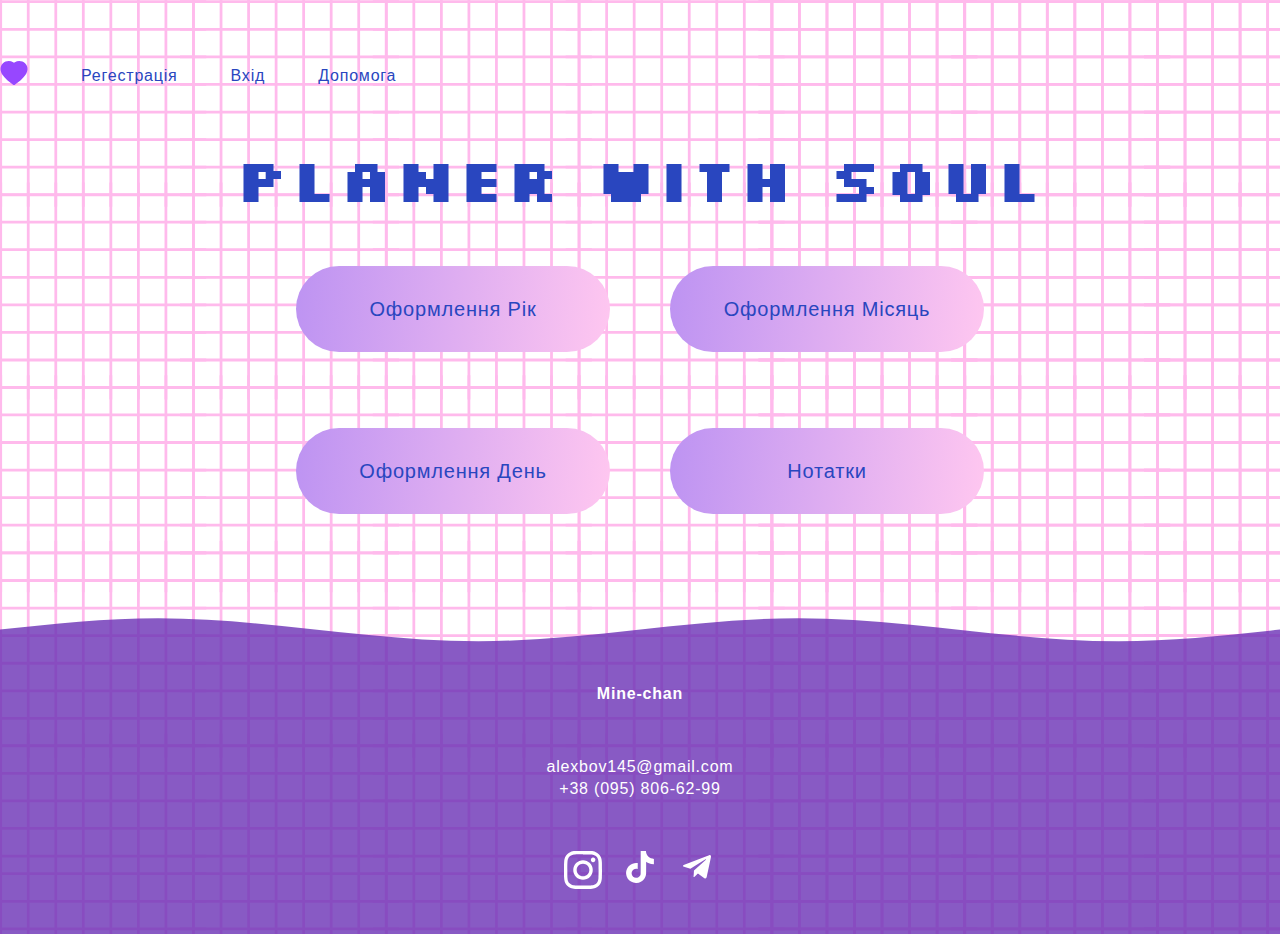
<file: index.html>
<!DOCTYPE html>
<html lang="ua">
<head>
  <meta charset="UTF-8">
  <meta http-equiv="X-UA-Compatible" content="IE=edge">
  <meta name="viewport" content="width=device-width, initial-scale=1.0">
  <link rel="stylesheet" href="css/home.css">
  <link rel="stylesheet" href="css/main.css">
  <link rel="preconnect" href="https://fonts.googleapis.com">
  <link rel="preconnect" href="https://fonts.gstatic.com" crossorigin>
  <link href="https://fonts.googleapis.com/css2? family=Nunito:wght@400;500;600;900&family=Silkscreen:wght@400;700&display=swap" rel="stylesheet">
  <link rel="shortcut icon" href="img/Planer-icon.svg" type="image/x-icon">
  <script src="js/main.js"></script>
  <title>Planer</title>
</head>
<body>
  <header class="header" id="header">
    <div class="container">
      <div class="menu-wrap">
        <a href="#" class="logo">
          <img src="img/Planer-icon.svg" alt="Planer-heart-icon">
        </a>
        <div class="menu">
          <a href="#" class="menutext">Регестрація</a>
          <a href="#" class="menutext">Вхід</a>
          <a href="#" class="menutext">Допомога</a>
        </div>
      </div>
      <div class="wrapper">
        <div class="hero-text">
          <h1>Planer with Soul</h1>
          <section class="features" id="features">
            <div class="container">
              <div class="features-container">
                <div class="feature">
                  <div class="feature-wrap">
                    <a href="year.html" class="button">Оформлення Рік</a>
                  </div>
                  <div class="feature-wrap">
                    <a href="month.html" class="button">Оформлення Місяць</a>
                  </div>
                </div>
                <div class="feature">
                  <div class="feature-wrap">
                    <a href="week.html" class="button">Оформлення День</a>
                  </div>
                  <div class="feature-wrap">
                    <a href="https://www.youtube.com/channel/UCXFebhIzJA50e2U7-RCAL4Q" class="button">Нотатки</a>        
                  </div>
                </div>
              </div>
            </div>
          </section>
        </div>
      </div>
    </div>
  </header>
  <footer class="footer" id="footer">
    <div class="container">
      <h4>Mine-chan</h4>
      <div class="credits">
        <p class="credits-text">alexbov145@gmail.com</p>
        <p class="credits-number">+38 (095) 806-62-99</p>
      </div>
      <div class="soc-media">
        <a href="https://www.instagram.com/minechan_fols?igshid/" class="soc-media">
          <img src="img/instagram.svg" alt="Instagram">
        </a>
        <a href="https://www.tiktok.com/@moonyfols4?_t=8Urjzw99xor&_r=1">
          <img src="img/tiktok.svg" alt="TikTok">
        </a>
        <a href="https://t.me/minesdaily">
          <img src="img/telegram.svg" alt="Telegram">
        </a>
      </div>
    </div>
  </footer>
</body>
</html>
</file>
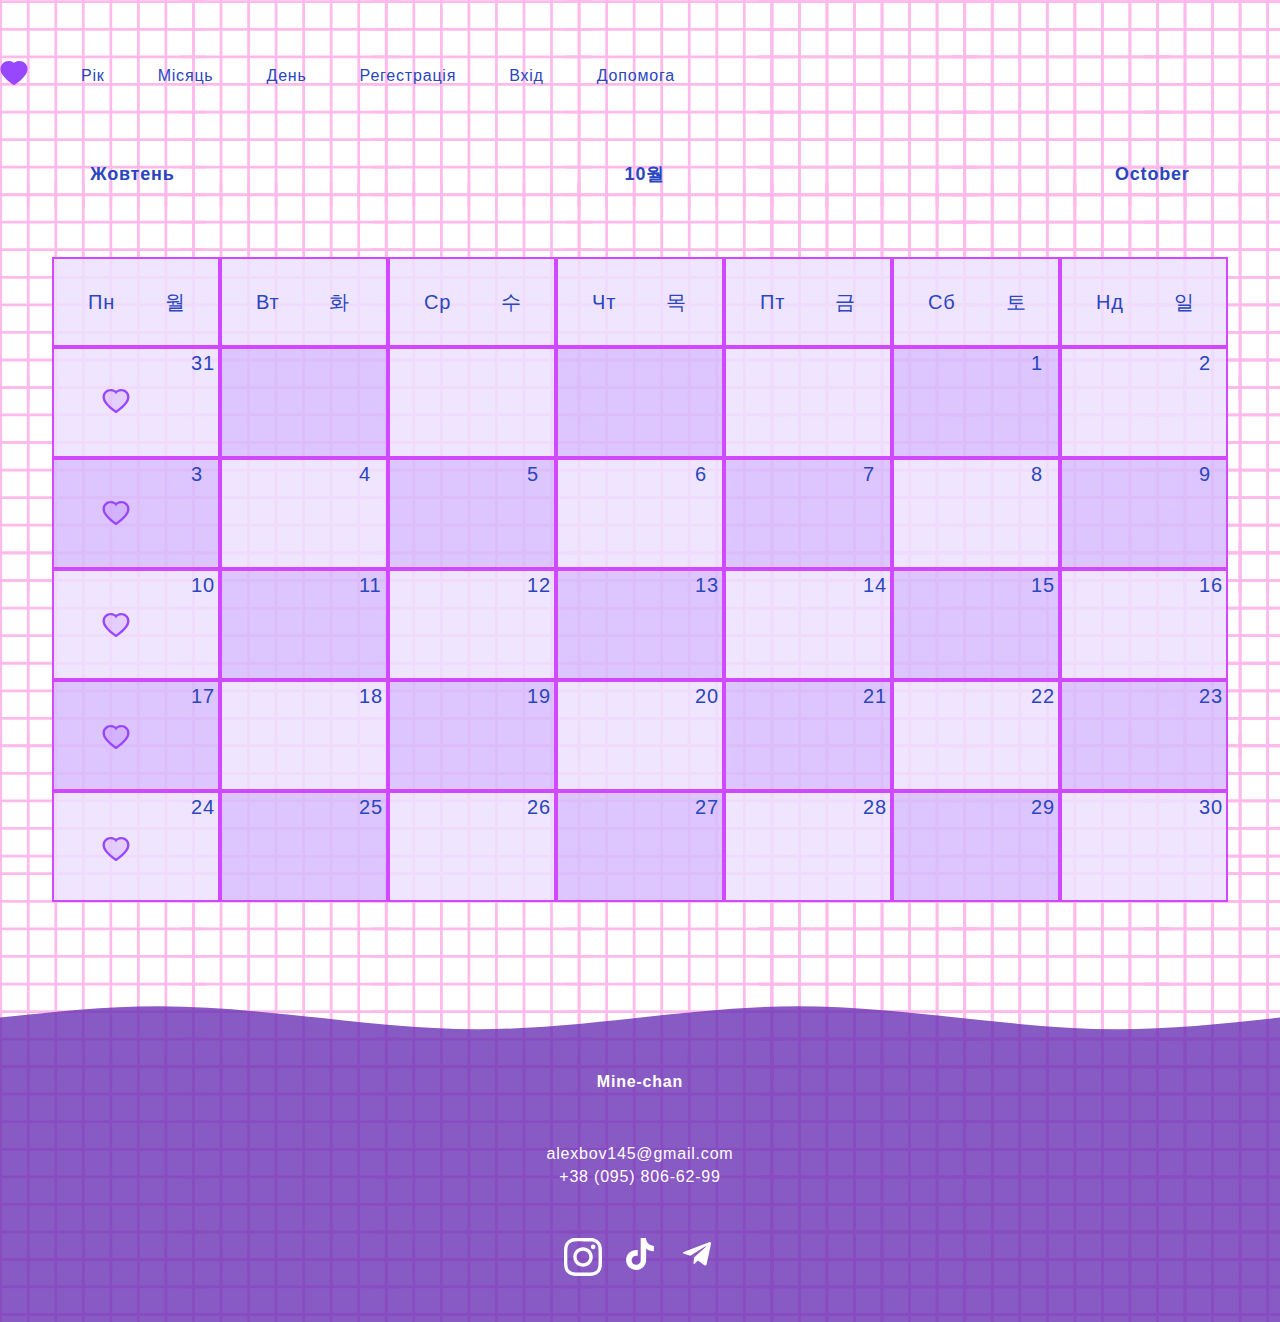
<file: month.html>
<!DOCTYPE html>
<html lang="ua">
<head>
  <meta charset="UTF-8">
  <meta http-equiv="X-UA-Compatible" content="IE=edge">
  <meta name="viewport" content="width=device-width, initial-scale=1.0">
  <link rel="stylesheet" href="css/month.css">
  <link rel="stylesheet" href="css/main.css">
  <link rel="preconnect" href="https://fonts.googleapis.com">
  <link rel="preconnect" href="https://fonts.gstatic.com" crossorigin>
  <link href="https://fonts.googleapis.com/css2? family=Nunito:wght@400;500;600;900&family=Silkscreen:wght@400;700&display=swap" rel="stylesheet">
  <link rel="shortcut icon" href="img/Planer-icon.svg" type="image/x-icon">
  <script src="js/main.js"></script>
  <title>Month</title>
</head>
<body>
  <div class="heart-point">
    <img src="img/heart-point.svg" class="full-point" alt="Heart-point">
    <img src="img/heart-point.svg" class="full-point" alt="Heart-point">
    <img src="img/heart-point.svg" class="full-point" alt="Heart-point">
    <img src="img/heart-point.svg" class="full-point" alt="Heart-point">
    <img src="img/heart-point.svg" class="full-point" alt="Heart-point">
  </div>
  <header class="header" id="header">
    <div class="container">
      <div class="menu-wrap">
        <a href="index.html" class="logo">
          <img src="img/Planer-icon.svg" alt="Planer-heart-icon">
        </a>
        <div class="menu">
          <a href="year.html" class="menutext">Рік</a>
          <a href="month.html" class="menutext">Місяць</a>
          <a href="week.html" class="menutext">День</a>
          <a href="#" class="menutext">Регестрація</a>
          <a href="#" class="menutext">Вхід</a>
          <a href="#" class="menutext">Допомога</a>
        </div>
      </div>
      <div class="wrapper">
        <div class="hero-text">
          <section class="features" id="features">
            <div class="container">
              <div class="features-container">
                <div class="month">
                  <div class="month-wrap">
                    <p class="monthtext">Жовтень</p>
                  </div>
                  <div class="month-wrap">
                    <p class="monthtext">10월</p>
                  </div>
                  <div class="month-wrap">
                    <p class="monthtext">October</p>
                  </div>
                </div>
                <div class="feature">
                  <div class="month-day1">
                    <p class="week-day">Пн</p>
                    <p class="week-day">월</p>
                  </div>
                  <div class="month-day1">
                    <p class="week-day">Вт</p>
                    <p class="week-day">화</p>       
                  </div>
                  <div class="month-day1">
                    <p class="week-day">Ср</p>
                    <p class="week-day">수</p>
                  </div>
                  <div class="month-day1">
                    <p class="week-day">Чт</p>
                    <p class="week-day">목</p>       
                  </div>
                  <div class="month-day1">
                    <p class="week-day">Пт</p>
                    <p class="week-day">금</p>
                  </div>
                  <div class="month-day1">
                    <p class="week-day">Сб</p>
                    <p class="week-day">토</p>       
                  </div>
                  <div class="month-day1">
                    <p class="week-day">Нд</p>
                    <p class="week-day">일</p>       
                  </div>
                </div>
                <div class="feature">
                  <div class="month-day2">
                    <p class="month-number">31</p>
                  </div>
                  <div class="month-day3">
                    <p class="month-number"></p>
                  </div>
                  <div class="month-day2">
                    <p class="month-number"></p>
                  </div>
                  <div class="month-day3">
                    <p class="month-number"></p>
                  </div>
                  <div class="month-day2">
                    <p class="month-number"></p>
                  </div>
                  <div class="month-day3">
                    <p class="month-number">1</p>
                  </div>
                  <div class="month-day2">
                    <p class="month-number">2</p>
                  </div>
                </div>
                <div class="feature">
                  <div class="month-day3">
                    <p class="month-number">3</p>
                  </div>
                  <div class="month-day2">
                    <p class="month-number">4</p>
                  </div>
                  <div class="month-day3">
                    <p class="month-number">5</p>
                  </div>
                  <div class="month-day2">
                    <p class="month-number">6</p>
                  </div>
                  <div class="month-day3">
                    <p class="month-number">7</p>
                  </div>
                  <div class="month-day2">
                    <p class="month-number">8</p>
                  </div>
                  <div class="month-day3">
                    <p class="month-number">9</p>
                  </div>
                </div>
                <div class="feature">
                  <div class="month-day2">
                    <p class="month-number">10</p>
                  </div>
                  <div class="month-day3">
                    <p class="month-number">11</p>
                  </div>
                  <div class="month-day2">
                    <p class="month-number">12</p>
                  </div>
                  <div class="month-day3">
                    <p class="month-number">13</p>
                  </div>
                  <div class="month-day2">
                    <p class="month-number">14</p>
                  </div>
                  <div class="month-day3">
                    <p class="month-number">15</p>
                  </div>
                  <div class="month-day2">
                    <p class="month-number">16</p>
                  </div>
                </div>
                <div class="feature">
                  <div class="month-day3">
                    <p class="month-number">17</p>
                  </div>
                  <div class="month-day2">
                    <p class="month-number">18</p>
                  </div>
                  <div class="month-day3">
                    <p class="month-number">19</p>
                  </div>
                  <div class="month-day2">
                    <p class="month-number">20</p>
                  </div>
                  <div class="month-day3">
                    <p class="month-number">21</p>
                  </div>
                  <div class="month-day2">
                    <p class="month-number">22</p>
                  </div>
                  <div class="month-day3">
                    <p class="month-number">23</p>
                  </div>
                </div>
                <div class="feature">
                  <div class="month-day2">
                    <p class="month-number">24</p>
                  </div>
                  <div class="month-day3">
                    <p class="month-number">25</p>
                  </div>
                  <div class="month-day2">
                    <p class="month-number">26</p>
                  </div>
                  <div class="month-day3">
                    <p class="month-number">27</p>
                  </div>
                  <div class="month-day2">
                    <p class="month-number">28</p>
                  </div>
                  <div class="month-day3">
                    <p class="month-number">29</p>
                  </div>
                  <div class="month-day2">
                    <p class="month-number">30</p>
                  </div>
                </div>
              </div>
            </div>
          </section>
        </div>
      </div>
    </div>
  </header>
  <footer class="footer" id="footer">
    <div class="container">
      <h4>Mine-chan</h4>
      <div class="credits">
        <p class="credits-text">alexbov145@gmail.com</p>
        <p class="credits-number">+38 (095) 806-62-99</p>
      </div>
      <div class="soc-media">
        <a href="https://www.instagram.com/minechan_fols?igshid/" class="soc-media">
          <img src="img/instagram.svg" alt="Instagram">
        </a>
        <a href="https://www.tiktok.com/@moonyfols4?_t=8Urjzw99xor&_r=1">
          <img src="img/tiktok.svg" alt="TikTok">
        </a>
        <a href="https://t.me/minesdaily">
          <img src="img/telegram.svg" alt="Telegram">
        </a>
      </div>
    </div>
  </footer>
</body>
</html>
</file>
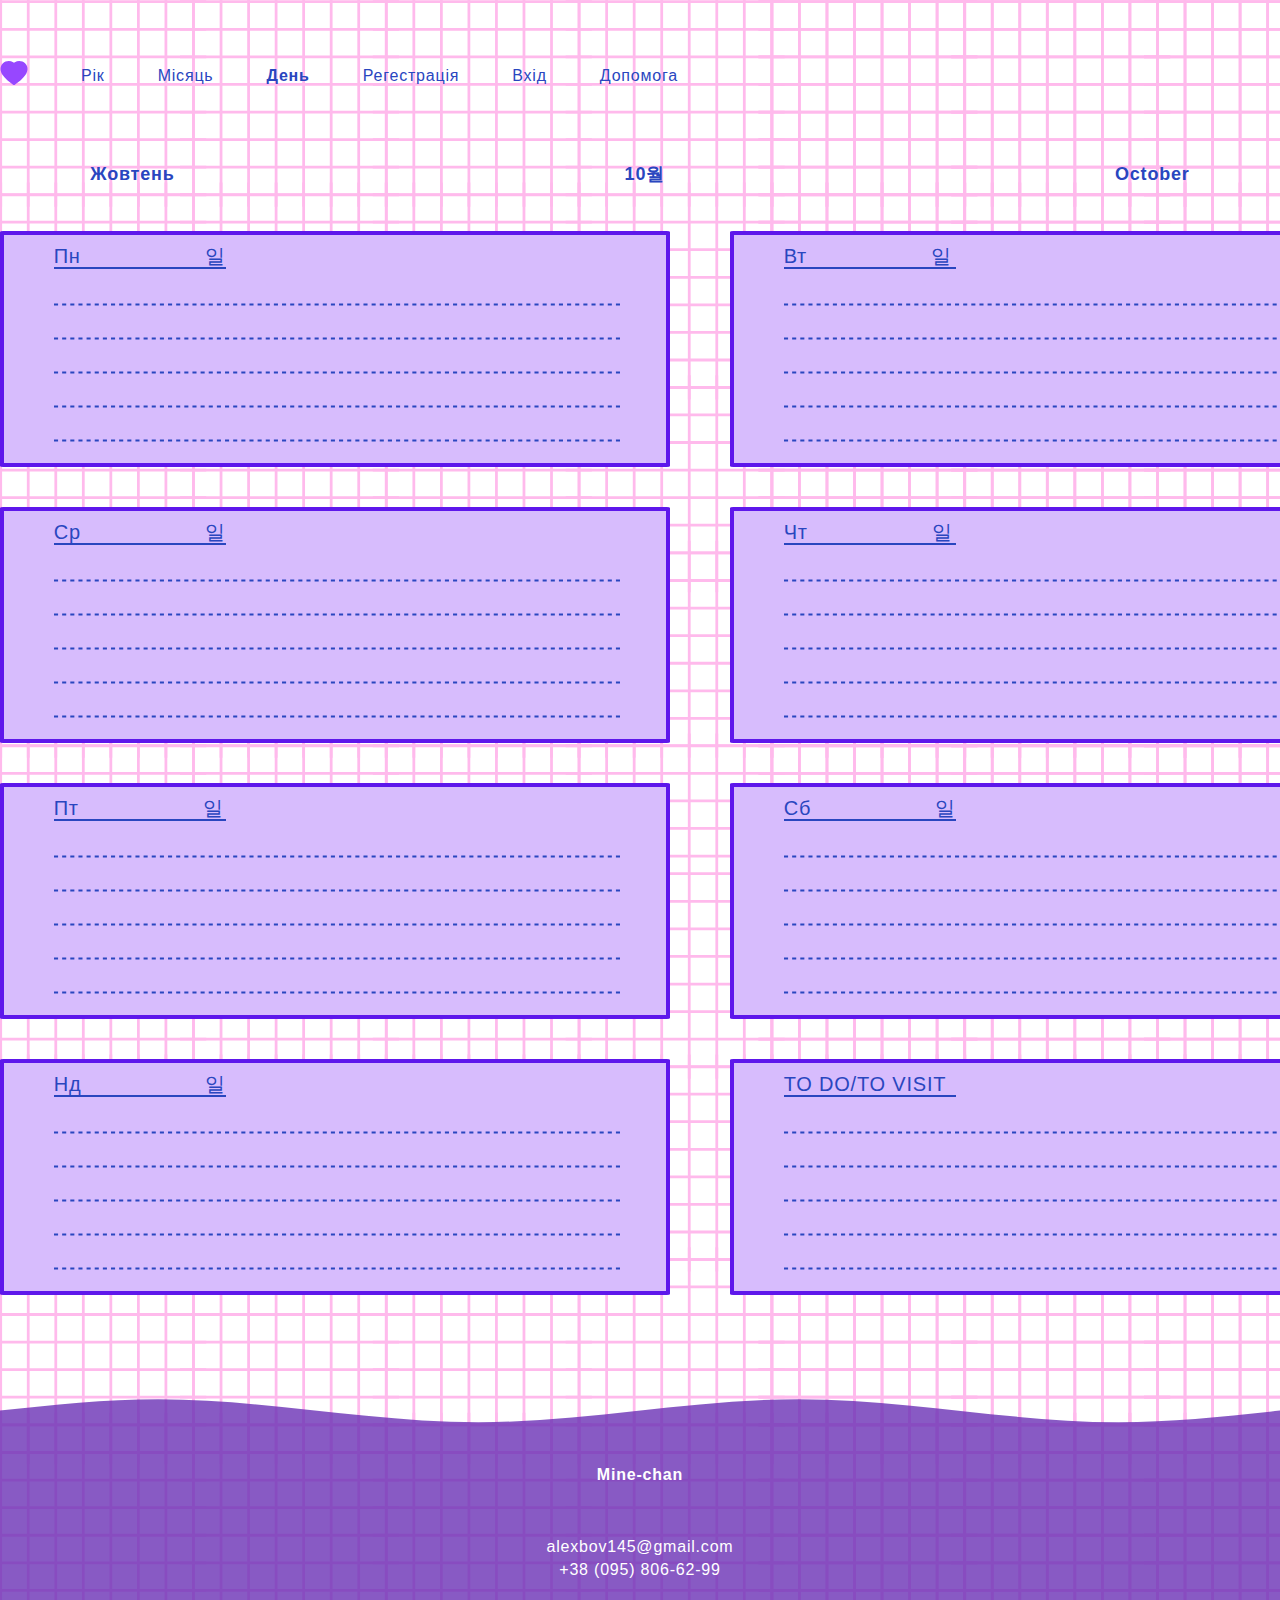
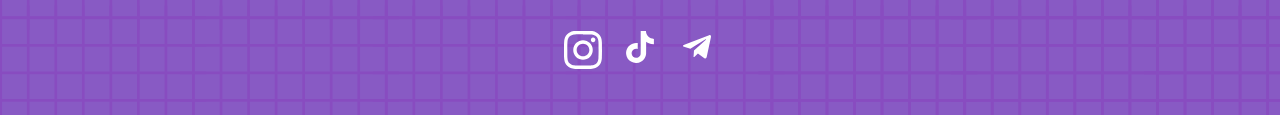
<file: week.html>
<!DOCTYPE html>
<html lang="ua">
<head>
  <meta charset="UTF-8">
  <meta http-equiv="X-UA-Compatible" content="IE=edge">
  <meta name="viewport" content="width=device-width, initial-scale=1.0">
  <link rel="stylesheet" href="css/main.css">
  <link rel="stylesheet" href="css/week.css">
  <link rel="preconnect" href="https://fonts.googleapis.com">
  <link rel="preconnect" href="https://fonts.gstatic.com" crossorigin>
  <link href="https://fonts.googleapis.com/css2? family=Nunito:wght@400;500;600;900&family=Silkscreen:wght@400;700&display=swap" rel="stylesheet">
  <link rel="shortcut icon" href="img/Planer-icon.svg" type="image/x-icon">
  <script src="js/main.js"></script>
  <title>Week</title>
</head>
<body>
  
  <header class="header" id="header">
    <div class="container">
      <div class="menu-wrap">
        <a href="index.html" class="logo">
          <img src="img/Planer-icon.svg" alt="Planer-heart-icon">
        </a>
        <div class="menu">
          <a href="year.html" class="menutext">Рік</a>
          <a href="month.html" class="menutext">Місяць</a>
          <a href="week.html" class="menutext" style="font-weight: 700;">День</a>
          <a href="#" class="menutext">Регестрація</a>
          <a href="#" class="menutext">Вхід</a>
          <a href="#" class="menutext">Допомога</a>
        </div>
      </div>
      <div class="wrapper">
        <div class="hero-text">
          <section class="features" id="features">
            <div class="container">
              <div class="features-container">
                <div class="month">
                  <div class="month-wrap">
                    <p class="monthtext">Жовтень</p>
                  </div>
                  <div class="month-wrap">
                    <p class="monthtext">10월</p>
                  </div>
                  <div class="month-wrap">
                    <p class="monthtext">October</p>
                  </div>
                </div>
                <div class="week-days">
                  <div class="feature">
                    <div class="day1">
                      <div class="week-day">
                        <p>Пн</p>
                        <p>일</p>
                      </div>
                      <div class="line1">
                        <img src="img/line.svg" alt="">
                      </div>
                      <div class="day-text">
                        <img src="img/line2.svg" class="line2" alt="Text-line">
                        <img src="img/line2.svg" class="line2" alt="Text-line">
                        <img src="img/line2.svg" class="line2" alt="Text-line">
                        <img src="img/line2.svg" class="line2" alt="Text-line">
                        <img src="img/line2.svg" class="line2" alt="Text-line">
                      </div>
                    </div>
                    <div class="day1">
                      <div class="week-day">
                        <p>Вт</p>
                        <p>일</p>
                      </div>
                      <div class="line1">
                        <img src="img/line.svg" alt="">
                      </div>
                      <div class="day-text">
                        <img src="img/line2.svg" class="line2" alt="Text-line">
                        <img src="img/line2.svg" class="line2" alt="Text-line">
                        <img src="img/line2.svg" class="line2" alt="Text-line">
                        <img src="img/line2.svg" class="line2" alt="Text-line">
                        <img src="img/line2.svg" class="line2" alt="Text-line">
                      </div>
                    </div>
                  </div>
                  <div class="feature">
                    <div class="day1">
                      <div class="week-day">
                        <p>Ср</p>
                        <p>일</p>
                      </div>
                      <div class="line1">
                        <img src="img/line.svg" alt="">
                      </div>
                      <div class="day-text">
                        <img src="img/line2.svg" class="line2" alt="Text-line">
                        <img src="img/line2.svg" class="line2" alt="Text-line">
                        <img src="img/line2.svg" class="line2" alt="Text-line">
                        <img src="img/line2.svg" class="line2" alt="Text-line">
                        <img src="img/line2.svg" class="line2" alt="Text-line">
                      </div>
                    </div>
                    <div class="day1">
                      <div class="week-day">
                        <p>Чт</p>
                        <p>일</p>
                      </div>
                      <div class="line1">
                        <img src="img/line.svg" alt="">
                      </div>
                      <div class="day-text">
                        <img src="img/line2.svg" class="line2" alt="Text-line">
                        <img src="img/line2.svg" class="line2" alt="Text-line">
                        <img src="img/line2.svg" class="line2" alt="Text-line">
                        <img src="img/line2.svg" class="line2" alt="Text-line">
                        <img src="img/line2.svg" class="line2" alt="Text-line">
                      </div>
                    </div>
                  </div>
                  <div class="feature">
                    <div class="day1">
                      <div class="week-day">
                        <p>Пт</p>
                        <p>일</p>
                      </div>
                      <div class="line1">
                        <img src="img/line.svg" alt="">
                      </div>
                      <div class="day-text">
                        <img src="img/line2.svg" class="line2" alt="Text-line">
                        <img src="img/line2.svg" class="line2" alt="Text-line">
                        <img src="img/line2.svg" class="line2" alt="Text-line">
                        <img src="img/line2.svg" class="line2" alt="Text-line">
                        <img src="img/line2.svg" class="line2" alt="Text-line">
                      </div>
                    </div>
                    <div class="day1">
                      <div class="week-day">
                        <p>Сб</p>
                        <p>일</p>
                      </div>
                      <div class="line1">
                        <img src="img/line.svg" alt="">
                      </div>
                      <div class="day-text">
                        <img src="img/line2.svg" class="line2" alt="Text-line">
                        <img src="img/line2.svg" class="line2" alt="Text-line">
                        <img src="img/line2.svg" class="line2" alt="Text-line">
                        <img src="img/line2.svg" class="line2" alt="Text-line">
                        <img src="img/line2.svg" class="line2" alt="Text-line">
                      </div>
                    </div>
                  </div>
                  <div class="feature">
                    <div class="day1">
                      <div class="week-day">
                        <p>Нд</p>
                        <p>일</p>
                      </div>
                      <div class="line1">
                        <img src="img/line.svg" alt="">
                      </div>
                      <div class="day-text">
                        <img src="img/line2.svg" class="line2" alt="Text-line">
                        <img src="img/line2.svg" class="line2" alt="Text-line">
                        <img src="img/line2.svg" class="line2" alt="Text-line">
                        <img src="img/line2.svg" class="line2" alt="Text-line">
                        <img src="img/line2.svg" class="line2" alt="Text-line">
                      </div>
                    </div>
                    <div class="day1">
                      <div class="week-day">
                        <p>TO DO/TO VISIT</p>
                      </div>
                      <div class="line1">
                        <img src="img/line.svg" alt="">
                      </div>
                      <div class="day-text">
                        <img src="img/line2.svg" class="line2" alt="Text-line">
                        <img src="img/line2.svg" class="line2" alt="Text-line">
                        <img src="img/line2.svg" class="line2" alt="Text-line">
                        <img src="img/line2.svg" class="line2" alt="Text-line">
                        <img src="img/line2.svg" class="line2" alt="Text-line">
                      </div>
                    </div>
                  </div>
                </div>
              </div>
            </div>
          </section>
        </div>
      </div>
    </div>
  </header>
  <footer class="footer" id="footer">
    <div class="container">
      <h4>Mine-chan</h4>
      <div class="credits">
        <p class="credits-text">alexbov145@gmail.com</p>
        <p class="credits-number">+38 (095) 806-62-99</p>
      </div>
      <div class="soc-media">
        <a href="https://www.instagram.com/minechan_fols?igshid/" class="soc-media">
          <img src="img/instagram.svg" alt="Instagram">
        </a>
        <a href="https://www.tiktok.com/@moonyfols4?_t=8Urjzw99xor&_r=1">
          <img src="img/tiktok.svg" alt="TikTok">
        </a>
        <a href="https://t.me/minesdaily">
          <img src="img/telegram.svg" alt="Telegram">
        </a>
      </div>
    </div>
  </footer>
</body>
</html>
</file>
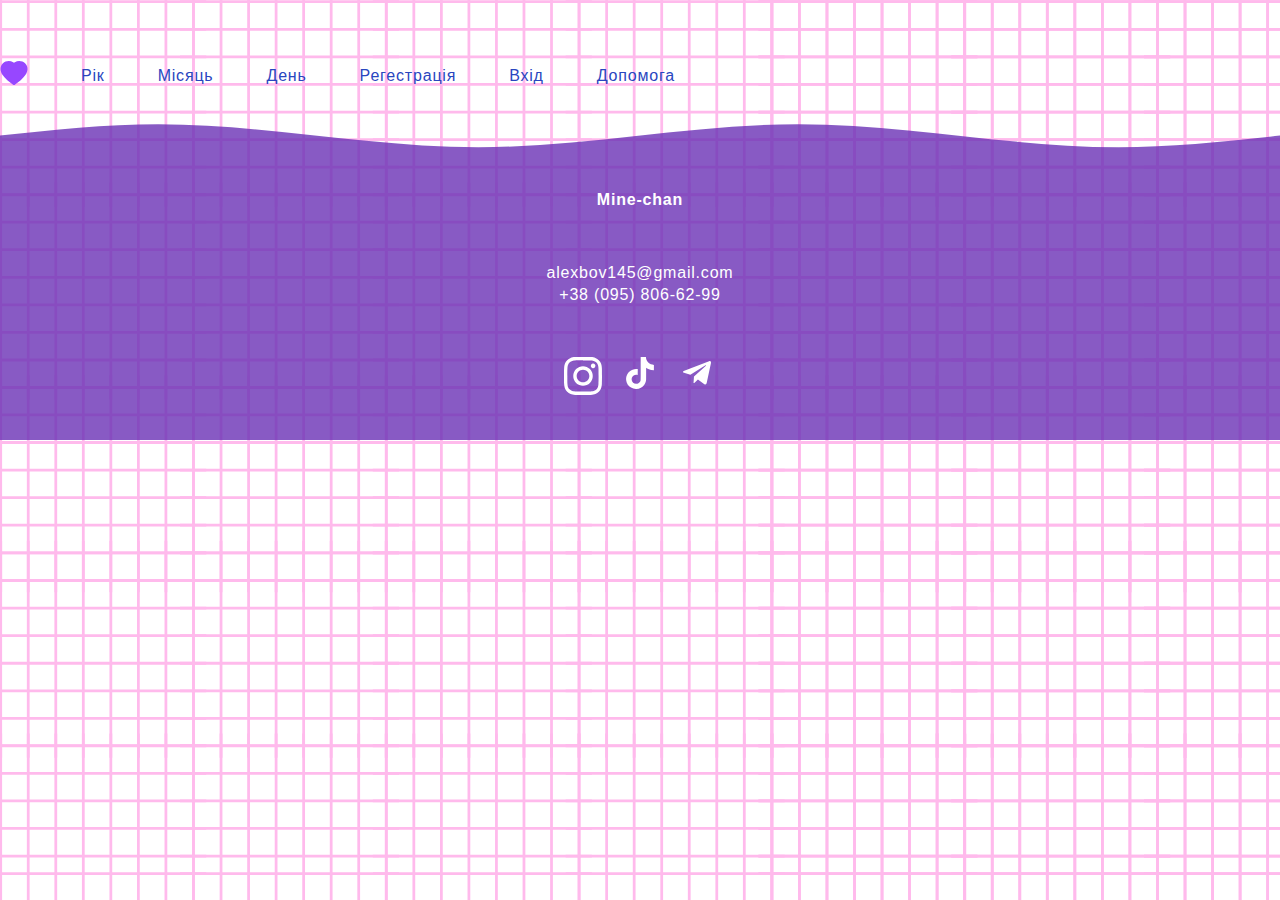
<file: year.html>
<!DOCTYPE html>
<html lang="en">
<head>
  <meta charset="UTF-8">
  <meta http-equiv="X-UA-Compatible" content="IE=edge">
  <meta name="viewport" content="width=device-width, initial-scale=1.0">
  <link rel="stylesheet" href="css/main.css">
  <link rel="preconnect" href="https://fonts.googleapis.com">
  <link rel="preconnect" href="https://fonts.gstatic.com" crossorigin>
  <link href="https://fonts.googleapis.com/css2? family=Nunito:wght@400;500;600;900&family=Silkscreen:wght@400;700&display=swap" rel="stylesheet">
  <link rel="shortcut icon" href="img/Planer-icon.svg" type="image/x-icon">
  <script src="js/main.js"></script>
  <title>Year</title>
</head>
<body>

  <div class="menu-wrap">
    <a href="index.html" class="logo">
      <img src="img/Planer-icon.svg" alt="Planer-heart-icon">
    </a>
    <div class="menu">
      <a href="year.html" class="menutext">Рік</a>
      <a href="month.html" class="menutext">Місяць</a>
      <a href="week.html" class="menutext">День</a>
      <a href="#" class="menutext">Регестрація</a>
      <a href="#" class="menutext">Вхід</a>
      <a href="#" class="menutext">Допомога</a>
    </div>
  </div>

  <footer class="footer" id="footer">
    <div class="container">
      <h4>Mine-chan</h4>
      <div class="credits">
        <p class="credits-text">alexbov145@gmail.com</p>
        <p class="credits-number">+38 (095) 806-62-99</p>
      </div>
      <div class="soc-media">
        <a href="https://www.instagram.com/minechan_fols?igshid/" class="soc-media">
          <img src="img/instagram.svg" alt="Instagram">
        </a>
        <a href="https://www.tiktok.com/@moonyfols4?_t=8Urjzw99xor&_r=1">
          <img src="img/tiktok.svg" alt="TikTok">
        </a>
        <a href="https://t.me/minesdaily">
          <img src="img/telegram.svg" alt="Telegram">
        </a>
      </div>
    </div>
  </footer>
</body>
</html>
</file>
<file: css/home.css>
/*--- Features ---*/
.features-container{
  gap: 76px;
}
.feature{
  gap: 60px;
}

/*--- Кнопка --- Button ---*/
.button {
  background: linear-gradient(95.79deg, #BD93F2 0%, #FFC7F0 100%);
  border-radius: 100px;
  font-size: 20px;
  color: #2946BF;
  text-decoration: none;
  padding: 29px 49px;
  font-weight: 500;
  line-height: 1.4em;
  display: block;
  width: 216px;
  text-align: center;
  transition: 1s linear;
}
.button:hover {
  background: radial-gradient(50% 463.63% at 50% 50%, #E485F3 0%, #FFBAEC 100%);
}
</file>
<file: css/main.css>
html{
  scroll-behavior: smooth;
}

body{
  background: #ffffff url('../img/Background.svg');
  background-size: 100%;
  font-family: 'Nunito', sans-serif;
  color: rgba(41, 70, 191, 1);
  font-size: 16px;
  font-weight: 400;
  line-height: 1.4em;
  letter-spacing: 0.05em;
  margin: 0;
  padding: 0;
}

/*--- H1 + other text ---*/
h1{
  text-align: center;
  font-family: 'Silkscreen';
  font-size: 60px;
  letter-spacing: 0.05em;
  line-height: 1.4em;
  font-weight: 700;
  margin: 45px;
}
h4, p{
  margin: 0;
  padding: 0;
}
a{
  text-decoration: none;
  color: rgba(41, 70, 191, 1);
}

/*--- Logo ---*/
.logo{
  display: block;
  max-width: 28px;
}

/*--- Menu ---*/
.menu-wrap{
  display: flex;
  flex-direction: row;
  align-items: center;
  padding: 0px;
  margin: 60px 0 0 0;
  gap: 53px;
}
.menu{
  display: flex;
  flex-direction: row;
  padding: 0px;
  gap: 53px;
}

/*--- Wrapper ---*/
.wrapper {
  align-items: center;
  justify-content: space-between;
  margin-top: 0;
}

/*--- Hero-Text ---*/
.hero-text{
  margin: 0 0 72px 0;
}

/*--- Container ---*/
.container{
  max-width: 1400px;
  margin: 0 auto;
}

/*--- Features ---*/
.features-container{
  width: auto;
  display: flex;
  flex-direction: column;
  margin: 0 auto;
}
.feature{
  display: flex;
  margin: auto;
}

/*--- Футер+ --- Footer+ ---*/
.soc-media a{
  text-decoration: none;
}
.soc-media{
  display: flex;
  justify-content: center;
  flex-direction: row;
  gap: 25px;
}
.footer .container{
  display: flex;
  flex-direction: column;
  gap: 50px;
  margin-top: 60px;
}
.footer{
  padding: 37px 0 61px 0;
  margin: 0;
  top: 53.97%;
  color: white;
  background: url('../img/Footer.svg');
  height: 250px;
  text-align: center;
}
</file>
<file: css/month.css>
/*--- Heart-Point ---*/
.heart-point{
  display: flex;
  flex-direction: column;
  align-items: flex-start;
  padding: 0;
  margin: 0;
  gap: 80px;
  position: absolute;
  left: 100px;
  top: 385px;
}
.full-point:hover{
  background: url('../img/full-point.svg');
}

/*--- Назва Місяцю --- Month Name ---*/
.month{
  display: flex;
  margin: 71px auto;
  gap: 450px;
}
.monthtext{
  font-size: 18px;
  font-weight: 700;
}

/*--- Дні місяця --- Month-Days ---*/
.feature{
  display: flex;
  margin: auto;
}
.month-day1{
  background: rgba(237, 225, 255, 0.85);
  font-size: 20px;
  color: #2946BF;
  border: 2px #D048FF solid;
  text-decoration: none;
  padding: 29px 34px;
  font-weight: 500;
  line-height: 1.4em;
  display: flex;
  width: 96px;
  text-align: center;
  gap: 50px;
}

/*--- Дати місяця --- Month-Numbers ---*/
.feature{
  display: flex;
  margin: auto;
}
.month-day2{
  background: rgba(237, 225, 255, 0.85);
  font-size: 20px;
  color: #2946BF;
  border: 2px #D048FF solid;
  text-decoration: none;
  padding: 0 0 79px 137px;
  font-weight: 500;
  line-height: 1.4em;
  display: flex;
  width: 27px;
  text-align: right;
}
.month-day2:hover {
  background: linear-gradient(49.64deg, #EDE1FF 26.9%, #FFC7F0 100%);
}
.month-day3{
  background: rgba(215, 188, 253, 0.85);
  font-size: 20px;
  color: #2946BF;
  border: 2px #D048FF solid;
  text-decoration: none;
  padding: 0 0 79px 137px;
  font-weight: 500;
  line-height: 1.4em;
  display: flex;
  width: 27px;
  text-align: right;
}
.month-day3:hover {
  background: linear-gradient(49.64deg, #D7BCFD 26.9%, #FFC7F0 100%);
}
</file>
<file: css/week.css>
/*--- Назва Місяцю --- Month Name ---*/
.month{
  display: flex;
  margin: 71px auto 45px auto;
  gap: 450px;
}
.monthtext{
  font-size: 18px;
  font-weight: 700;
}

/*--- День --- Day ---*/
.week-days{
  display: flex;
  flex-direction: column;
  align-items: flex-start;
  gap: 40px;
}
.feature{
  display: flex;
  overflow: auto;
  margin: 0 auto;
  gap: 60px;
}
.day1{
  box-sizing: border-box;
  position: relative;
  width: 670px;
  height: 236px;
  background: #D7BCFD;
  border: 4px solid #5E17EB;
  font-size: 20px;
  color: #2946BF;
  border-radius: 0.5%;
  font-weight: 500;
  line-height: 1.4em;
}
.week-day{
  display: flex;
  position: absolute;
  flex-direction: row;
  left: 7.5%;
  top: 3%;
  padding: 0px;
  gap: 124px;
}

/*--- Лінії --- Lines ---*/
.line1{
  position: absolute;
  left: 7.5%;
  right: 50%;
  top: 6%;
  bottom: 86.02%;
}
.day-text{
  display: flex;
  flex-direction: column;
  align-items: flex-start;
  padding: 0px;
  gap: 31px;
  position: absolute;
  width: 566;
  height: 140px;
  left: 7.5%;
  top: 68px;
}
.line2{
  width: 566px;
}

/*--- To Do List ---*/
.week-todo{
  position: absolute;
  width: 185px;
  height: 24px;
  left: 3.56%;
  top: 5px;
}
.todo-line1{
  position: absolute;
  left: 3.56%;
  right: 75.19%;
  top: 13.57%;
  bottom: 85.96%;
  margin: 0;
  background: #2946BF;
  height: 2px;
}
.todo-text{
  display: flex;
  flex-direction: column;
  align-items: flex-start;
  padding: 0px;
  gap: 31px;
  position: absolute;
  height: 140px;
  left: 33px;
  top: 68px;
}
.todo-line2{
  width: 824px;
}
.ToDo-in-week{
  width: 891px;
}
</file>
